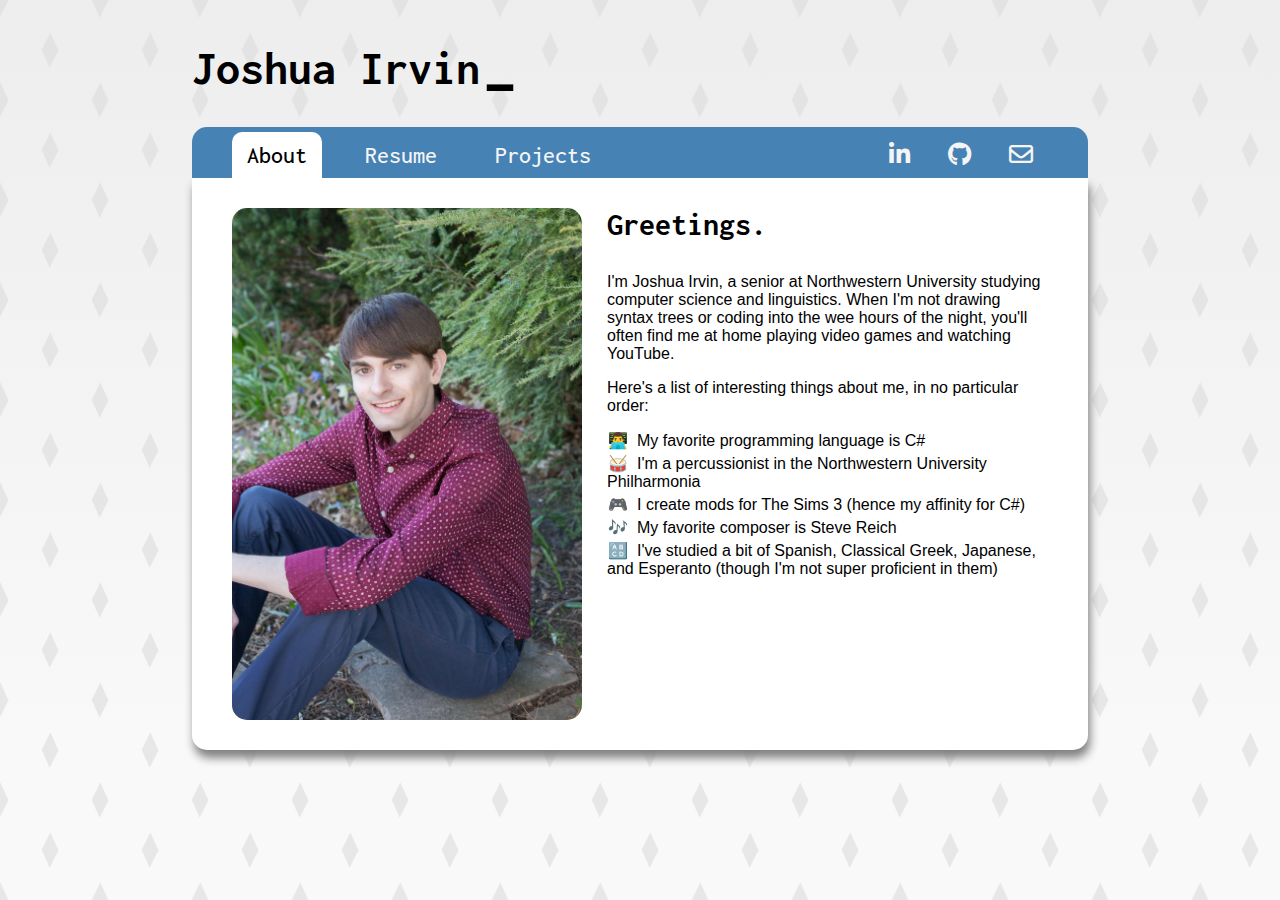
<file: index.html>
<!DOCTYPE html>
<html lang="en">
   <head>
      <meta name="robots" content="noindex,nofollow">
      <title>Joshua Irvin | About Me</title>
      <link rel="stylesheet" href="style.css">
      <link rel="preconnect" href="https://fonts.googleapis.com">
      <link rel="preconnect" href="https://fonts.gstatic.com" crossorigin>
      <link href="https://fonts.googleapis.com/css2?family=Inconsolata:wght@200;300;400;500;600;700;800;900&display=swap" rel="stylesheet"> 
      <link href="assets/fontawesome/css/fontawesome.min.css" rel="stylesheet">
      <link href="assets/fontawesome/css/brands.min.css" rel="stylesheet">
      <link href="assets/fontawesome/css/regular.min.css" rel="stylesheet">
   </head>
   <body>
      <div class="background-overlay" aria-hidden="true" />
      <header role="banner">
        <h1>Joshua Irvin<span id="carat" aria-hidden="true">_</span></h1>
        <nav role="navigation" class="top-nav">
          <ul class="pages" aria-label="pages">
            <li><a aria-current="page" href="index.html">About</a></li>
            <li><a href="resume.html">Resume</a></li>
            <li><a href="projects.html">Projects</a></li>
          </ul>

          <ul class="socials" aria-label="socials">
            <li>
              <a href="https://www.linkedin.com/in/joshua-irvin-b0b101189/" target="_blank" aria-label="LinkedIn" rel="nofollow">
                <span class="fa-brands fa-linkedin-in"></span>
              </a>
            </li>
            <li>
              <a href="https://www.github.com/Gamefreak130" target="_blank" aria-label="GitHub" rel="nofollow">
                <span class="fa-brands fa-github"></span>
              </a>
            </li>
            <li>
              <a href="mailto:joshuairvin2023@u.northwestern.edu" target="_blank" aria-label="Email" rel="nofollow">
                <span class="fa-regular fa-envelope"></span>
              </a>
            </li>
          </ul>
        </nav>
      </header>
      <main role="main">
        <div id="bio">
          <img src="assets/portrait.jpg" id="portrait" alt="Portrait of Joshua Irvin" />
          <article role="article" id="inline-article" aria-label="Bio">
            <h2>Greetings.</h2>
            <p>I'm Joshua Irvin, a senior at Northwestern University studying computer science and linguistics. 
               When I'm not drawing syntax trees or coding into the wee hours of the night, you'll often find me at home playing video games and watching YouTube.</p>
            <p>Here's a list of interesting things about me, in no particular order:</p>
            <ul class="list-emoji">
              <li><span class="emoji-li">👨‍💻</span>My favorite programming language is C#</li>
              <li><span class="emoji-li">🥁</span>I'm a percussionist in the Northwestern University Philharmonia</li>
              <li><span class="emoji-li">🎮</span>I create mods for The Sims 3 (hence my affinity for C#)</li>
              <li><span class="emoji-li">🎶</span>My favorite composer is Steve Reich</li>
              <li><span class="emoji-li">🔠</span>I've studied a bit of Spanish, Classical Greek, Japanese, and Esperanto (though I'm not super proficient in them)</li>
            </ul>
          </article>
        </div>
      </main>
   </body>
</html>
</file>
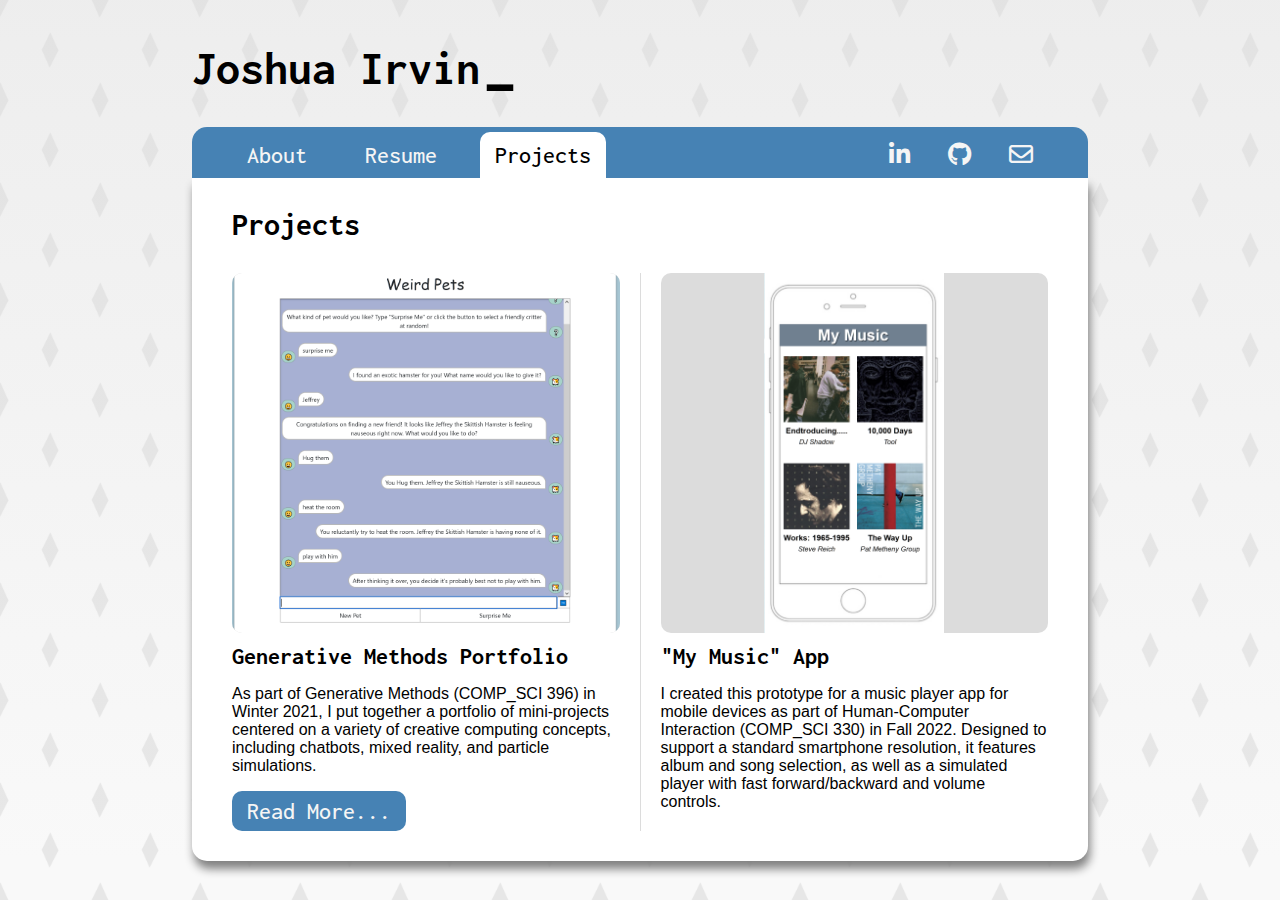
<file: projects.html>
<!DOCTYPE html>
<html lang="en">
   <head>
      <meta name="robots" content="noindex,nofollow">
      <title>Joshua Irvin | Past Projects</title>
      <link rel="stylesheet" href="style.css">
      <link rel="preconnect" href="https://fonts.googleapis.com">
      <link rel="preconnect" href="https://fonts.gstatic.com" crossorigin>
      <link href="https://fonts.googleapis.com/css2?family=Inconsolata:wght@200;300;400;500;600;700;800;900&display=swap" rel="stylesheet"> 
      <link href="assets/fontawesome/css/fontawesome.min.css" rel="stylesheet">
      <link href="assets/fontawesome/css/brands.min.css" rel="stylesheet">
      <link href="assets/fontawesome/css/regular.min.css" rel="stylesheet">
   </head>
   <body>
      <div class="background-overlay" aria-hidden="true" />
      <header role="banner">
        <h1>Joshua Irvin<span id="carat" aria-hidden="true">_</span></h1>
        <nav role="navigation" class="top-nav">
          <ul class="pages" aria-label="pages">
            <li><a href="index.html">About</a></li>
            <li><a href="resume.html">Resume</a></li>
            <li><a aria-current="page" href="projects.html">Projects</a></li>
          </ul>

          <ul class="socials" aria-label="socials">
            <li>
              <a href="https://www.linkedin.com/in/joshua-irvin-b0b101189/" target="_blank" aria-label="LinkedIn" rel="nofollow">
                <span class="fa-brands fa-linkedin-in"></span>
              </a>
            </li>
            <li>
              <a href="https://www.github.com/Gamefreak130" target="_blank" aria-label="GitHub" rel="nofollow">
                <span class="fa-brands fa-github"></span>
              </a>
            </li>
            <li>
              <a href="mailto:joshuairvin2023@u.northwestern.edu" target="_blank" aria-label="Email" rel="nofollow">
                <span class="fa-regular fa-envelope"></span>
              </a>
            </li>
          </ul>
        </nav>
      </header>
      <main role="main">
        <h2 id="content-heading">Projects</h2>
        <section role="group" aria-labelledby="content-heading">
          <article role="article">
            <div class="image-container">
              <img src="assets/GenMethProject.png" alt="A project from my Generative Methods portfolio" />
            </div>
            <h3>Generative Methods Portfolio</h3>
            <p>As part of Generative Methods (COMP_SCI 396) in Winter 2021, I put together a portfolio of mini-projects centered on a variety of creative computing concepts, 
               including chatbots, mixed reality, and particle simulations.</p>
            <a href="project-detail.html" id="detail-link">Read More...</a>
          </article>
          <article role="article">
            <div class="image-container">
              <img class="fit-image" src="assets/MusicProject.png" alt="The home page of &quot;My Music&quot; app's design" />
            </div>
            <h3>"My Music" App</h3>
            <p>I created this prototype for a music player app for mobile devices as part of Human-Computer Interaction (COMP_SCI 330) in Fall 2022. 
               Designed to support a standard smartphone resolution, it features album and song selection, as well as a simulated player with fast forward/backward and volume controls.</p>
          </article>
        </section>
      </main>
   </body>
</html>
</file>
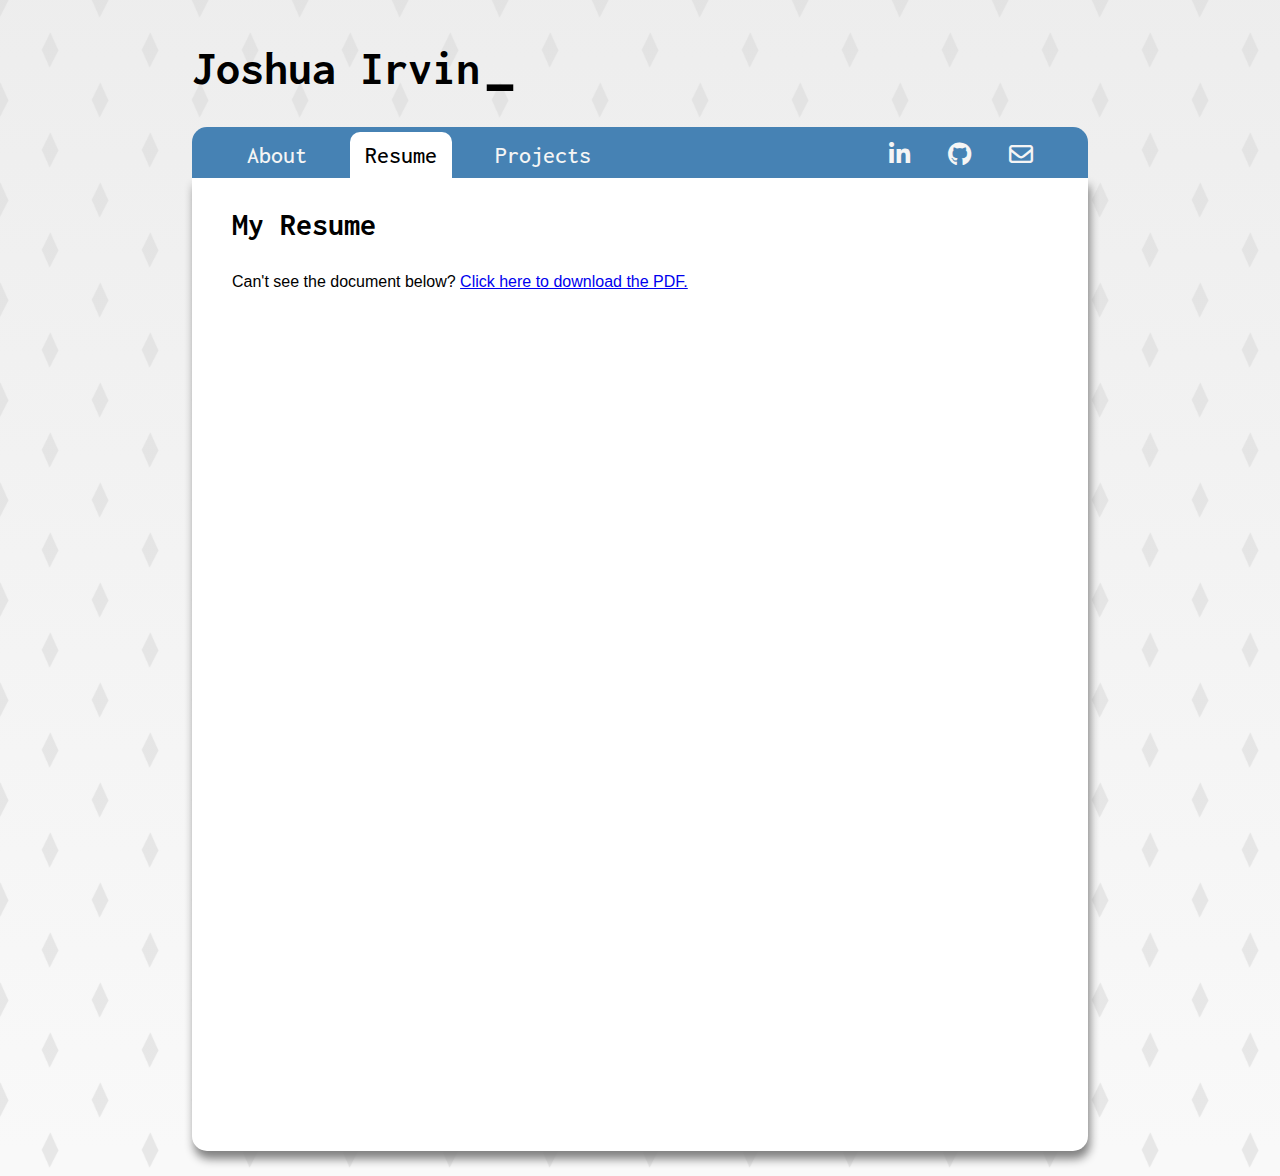
<file: resume.html>
<!DOCTYPE html>
<html lang="en">
   <head>
      <meta name="robots" content="noindex,nofollow">
      <title>Joshua Irvin | My Resume</title>
      <link rel="stylesheet" href="style.css">
      <link rel="preconnect" href="https://fonts.googleapis.com">
      <link rel="preconnect" href="https://fonts.gstatic.com" crossorigin>
      <link href="https://fonts.googleapis.com/css2?family=Inconsolata:wght@200;300;400;500;600;700;800;900&display=swap" rel="stylesheet"> 
      <link href="assets/fontawesome/css/fontawesome.min.css" rel="stylesheet">
      <link href="assets/fontawesome/css/brands.min.css" rel="stylesheet">
      <link href="assets/fontawesome/css/regular.min.css" rel="stylesheet">
   </head>
   <body>
      <div class="background-overlay" aria-hidden="true" />
      <header role="banner">
        <h1>Joshua Irvin<span id="carat" aria-hidden="true">_</span></h1>
        <nav role="navigation" class="top-nav">
          <ul class="pages" aria-label="pages">
            <li><a href="index.html">About</a></li>
            <li><a aria-current="page" href="resume.html">Resume</a></li>
            <li><a href="projects.html">Projects</a></li>
          </ul>

          <ul class="socials" aria-label="socials">
            <li>
              <a href="https://www.linkedin.com/in/joshua-irvin-b0b101189/" target="_blank" aria-label="LinkedIn" rel="nofollow">
                <span class="fa-brands fa-linkedin-in"></span>
              </a>
            </li>
            <li>
              <a href="https://www.github.com/Gamefreak130" target="_blank" aria-label="GitHub" rel="nofollow">
                <span class="fa-brands fa-github"></span>
              </a>
            </li>
            <li>
              <a href="mailto:joshuairvin2023@u.northwestern.edu" target="_blank" aria-label="Email" rel="nofollow">
                <span class="fa-regular fa-envelope"></span>
              </a>
            </li>
          </ul>
        </nav>
      </header>
      <main role="main">
        <article role="article" aria-labelledby="content-heading">
          <h2 id="content-heading">My Resume</h2>
          <p>Can't see the document below? <a href="assets/Joshua Irvin Resume.pdf" rel="nofollow">Click here to download the PDF.</a></p>
          <iframe id="resume" src="assets/Joshua Irvin Resume.pdf#view=fitH" title="Joshua Irvin Resume" />
        </article>
      </main>
   </body>
</html>
</file>
<file: style.css>
html {
    font-family: 'Inconsolata', 'Segoe UI', Tahoma, Geneva, 
        Verdana, sans-serif;
    font-weight: 500;
}

ul, body {
    margin: 0;
}

body {
    background-image: url("assets/plum.jpg");
    background-repeat: repeat;
    background-size: 100px;
    padding-bottom: 25px;
}

.background-overlay {
    background-image: linear-gradient(rgb(220,220,220,0.4), transparent);
}

#carat {
    font-size: 60px;
    font-weight: 900;
    margin-left: 5px;
    animation-name: carat-flash;
    animation-direction: normal;
    animation-duration: 1s;
    animation-iteration-count: infinite;
}

main, header {
    margin: 0 15%;
}

nav {
    border-radius: 15px 15px 0 0;
    background-color: steelblue;
    display: flex;
    justify-content: space-between;
    flex-wrap: wrap;
    align-items: flex-end;
}

nav > ul > li {
    display: inline-block;
    margin-top: 5px;
    font-size: 24px;
}

nav a, #detail-link {
    display: inline-block;
    text-decoration-line: inherit;
    transition: color 0.5s, background-color 0.5s;
    color: whitesmoke;
}

nav a {
    border-radius: 10px 10px 0 0;
    padding: 10px 15px;
}

nav a:hover, #detail-link:hover {
    color: black;
    background-color: gainsboro;
    transition: color 0.5s, background-color 0.5s;
}

nav a:active, #detail-link:active {
    color: black;
    background-color: white;
    transition: color 0s, background-color 0s;
}

nav [aria-current="page"] {
    background-color: white;
    color: black;
}

#detail-link {
    border-radius: 10px;
    padding: 7px 15px;
    font-family: 'Inconsolata', 'Segoe UI', Tahoma, Geneva, 
        Verdana, sans-serif;
    font-size: 24px;
    font-weight: 500;
    background-color: steelblue;
}

.socials {
    padding-right: 40px;
}

.pages > li {
    margin-right: 20px;
}

main {
    font-family: 'Segoe UI', Tahoma, Geneva, Verdana, sans-serif;
    font-weight: 400;
    padding: 30px 40px;
    background-color: white;
    border-radius: 0 0 15px 15px;
    box-shadow: 2px 8px 10px grey;
    display: flex;
    flex-direction: column;
}

article, section {
    width: 100%;
}

#portrait {
    display: inline-block;
    height: 512px;
    width: 350px;
    border-radius: 15px;
    object-fit: cover;
    object-position: right 25%;
    margin-right: 25px;
    vertical-align: top;
}

#inline-article {
    display: inline-block;
    vertical-align: top;
}

section {
    display: flex;
    column-gap: 20px;
    margin-top: 16px;
}

section > article:first-child {
    border-right: 1px solid gainsboro;
    padding-right: 20px;
}

section > article,
section > figure {
    flex-grow: 1;
}

section > figure {
    margin-bottom: 25px;
    width: 41%;
}

figure {
    margin: 0;
}

article > ul {
    padding-left: 16px;
}

article > ul > li {
    padding-bottom: 4px;
}

h1 {
    font-size: 48px;
    display: inline-block;
}

h2 {
    margin-top: 0;
    margin-bottom: 16px;
    font-family: 'Inconsolata', 'Segoe UI', Tahoma, Geneva, 
        Verdana, sans-serif;
    font-size: xx-large;
    display: inline-block;
}

h3 {
    margin: 0;
    font-family: 'Inconsolata', 'Segoe UI', Tahoma, Geneva, 
        Verdana, sans-serif;
    font-size: 24px;
}

.list-emoji {
    list-style: none;
    padding: 0;
}

.emoji-li {
    width: 22px;
    display: inline-block;
    text-align: center;
    padding-right: 8px;
}

#resume {
    width: 100%;
    height: 90vh;
    border: 0;
}

#bio {
    display: flex;
    flex-direction: row;
}

.image-container {
    background-color: gainsboro;
    width: 100%;
    height: 40vh;
    border-radius: 10px;
    display: inline-block;
    vertical-align: middle;
    margin-bottom: 10px;
}

.image-container > img {
    width: 100%;
    height: 100%;
    border-radius: 10px;
    object-fit: cover;
}

.fit-image {
    object-fit: contain !important;
}

#gallery {
    margin-top: 32px;
    flex-wrap: wrap;
    font-family: 'Inconsolata', 'Segoe UI', Tahoma, Geneva, 
        Verdana, sans-serif;
    font-size: 24px;
    font-weight: 700;
    text-align: center;
}



@media screen and (min-width: 710px) and (max-width: 1080px) {
    main, header {
        margin: 0 20px;
    }

    #inline-article {
        width: 49%;
    }

    #portrait {
        width: 45%;
        height: 100%;
        max-width: 350px;
        max-height: 512px;
    }
}

@media screen and (max-width: 710px) {
    main, header {
        margin: 0 20px;
    }

    section {
        flex-direction: column;
    }

    section > article,
    section > figure {
        border: 0;
        margin-bottom: 25px;
        width: 100%;
    }

    section > article:nth-child(1),
    section > figure:nth-child(1) {
        border-right: 0;
    }

    #bio {
        flex-direction: column;
    }

    #portrait {
        width: 100%;
        max-height: 50vw;
        margin-bottom: 30px;
    }
}

@keyframes carat-flash {
    0% {opacity: 0;}
    50% {opacity: 0;}
    51% {opacity: 1;}
}
</file>
<file: assets/fontawesome/css/brands.min.css>
/*!
 * Font Awesome Free 6.2.1 by @fontawesome - https://fontawesome.com
 * License - https://fontawesome.com/license/free (Icons: CC BY 4.0, Fonts: SIL OFL 1.1, Code: MIT License)
 * Copyright 2022 Fonticons, Inc.
 */
:host,:root{--fa-style-family-brands:"Font Awesome 6 Brands";--fa-font-brands:normal 400 1em/1 "Font Awesome 6 Brands"}@font-face{font-family:"Font Awesome 6 Brands";font-style:normal;font-weight:400;font-display:block;src:url(../webfonts/fa-brands-400.woff2) format("woff2"),url(../webfonts/fa-brands-400.ttf) format("truetype")}.fa-brands,.fab{font-weight:400}.fa-monero:before{content:"\f3d0"}.fa-hooli:before{content:"\f427"}.fa-yelp:before{content:"\f1e9"}.fa-cc-visa:before{content:"\f1f0"}.fa-lastfm:before{content:"\f202"}.fa-shopware:before{content:"\f5b5"}.fa-creative-commons-nc:before{content:"\f4e8"}.fa-aws:before{content:"\f375"}.fa-redhat:before{content:"\f7bc"}.fa-yoast:before{content:"\f2b1"}.fa-cloudflare:before{content:"\e07d"}.fa-ups:before{content:"\f7e0"}.fa-wpexplorer:before{content:"\f2de"}.fa-dyalog:before{content:"\f399"}.fa-bity:before{content:"\f37a"}.fa-stackpath:before{content:"\f842"}.fa-buysellads:before{content:"\f20d"}.fa-first-order:before{content:"\f2b0"}.fa-modx:before{content:"\f285"}.fa-guilded:before{content:"\e07e"}.fa-vnv:before{content:"\f40b"}.fa-js-square:before,.fa-square-js:before{content:"\f3b9"}.fa-microsoft:before{content:"\f3ca"}.fa-qq:before{content:"\f1d6"}.fa-orcid:before{content:"\f8d2"}.fa-java:before{content:"\f4e4"}.fa-invision:before{content:"\f7b0"}.fa-creative-commons-pd-alt:before{content:"\f4ed"}.fa-centercode:before{content:"\f380"}.fa-glide-g:before{content:"\f2a6"}.fa-drupal:before{content:"\f1a9"}.fa-hire-a-helper:before{content:"\f3b0"}.fa-creative-commons-by:before{content:"\f4e7"}.fa-unity:before{content:"\e049"}.fa-whmcs:before{content:"\f40d"}.fa-rocketchat:before{content:"\f3e8"}.fa-vk:before{content:"\f189"}.fa-untappd:before{content:"\f405"}.fa-mailchimp:before{content:"\f59e"}.fa-css3-alt:before{content:"\f38b"}.fa-reddit-square:before,.fa-square-reddit:before{content:"\f1a2"}.fa-vimeo-v:before{content:"\f27d"}.fa-contao:before{content:"\f26d"}.fa-square-font-awesome:before{content:"\e5ad"}.fa-deskpro:before{content:"\f38f"}.fa-sistrix:before{content:"\f3ee"}.fa-instagram-square:before,.fa-square-instagram:before{content:"\e055"}.fa-battle-net:before{content:"\f835"}.fa-the-red-yeti:before{content:"\f69d"}.fa-hacker-news-square:before,.fa-square-hacker-news:before{content:"\f3af"}.fa-edge:before{content:"\f282"}.fa-napster:before{content:"\f3d2"}.fa-snapchat-square:before,.fa-square-snapchat:before{content:"\f2ad"}.fa-google-plus-g:before{content:"\f0d5"}.fa-artstation:before{content:"\f77a"}.fa-markdown:before{content:"\f60f"}.fa-sourcetree:before{content:"\f7d3"}.fa-google-plus:before{content:"\f2b3"}.fa-diaspora:before{content:"\f791"}.fa-foursquare:before{content:"\f180"}.fa-stack-overflow:before{content:"\f16c"}.fa-github-alt:before{content:"\f113"}.fa-phoenix-squadron:before{content:"\f511"}.fa-pagelines:before{content:"\f18c"}.fa-algolia:before{content:"\f36c"}.fa-red-river:before{content:"\f3e3"}.fa-creative-commons-sa:before{content:"\f4ef"}.fa-safari:before{content:"\f267"}.fa-google:before{content:"\f1a0"}.fa-font-awesome-alt:before,.fa-square-font-awesome-stroke:before{content:"\f35c"}.fa-atlassian:before{content:"\f77b"}.fa-linkedin-in:before{content:"\f0e1"}.fa-digital-ocean:before{content:"\f391"}.fa-nimblr:before{content:"\f5a8"}.fa-chromecast:before{content:"\f838"}.fa-evernote:before{content:"\f839"}.fa-hacker-news:before{content:"\f1d4"}.fa-creative-commons-sampling:before{content:"\f4f0"}.fa-adversal:before{content:"\f36a"}.fa-creative-commons:before{content:"\f25e"}.fa-watchman-monitoring:before{content:"\e087"}.fa-fonticons:before{content:"\f280"}.fa-weixin:before{content:"\f1d7"}.fa-shirtsinbulk:before{content:"\f214"}.fa-codepen:before{content:"\f1cb"}.fa-git-alt:before{content:"\f841"}.fa-lyft:before{content:"\f3c3"}.fa-rev:before{content:"\f5b2"}.fa-windows:before{content:"\f17a"}.fa-wizards-of-the-coast:before{content:"\f730"}.fa-square-viadeo:before,.fa-viadeo-square:before{content:"\f2aa"}.fa-meetup:before{content:"\f2e0"}.fa-centos:before{content:"\f789"}.fa-adn:before{content:"\f170"}.fa-cloudsmith:before{content:"\f384"}.fa-pied-piper-alt:before{content:"\f1a8"}.fa-dribbble-square:before,.fa-square-dribbble:before{content:"\f397"}.fa-codiepie:before{content:"\f284"}.fa-node:before{content:"\f419"}.fa-mix:before{content:"\f3cb"}.fa-steam:before{content:"\f1b6"}.fa-cc-apple-pay:before{content:"\f416"}.fa-scribd:before{content:"\f28a"}.fa-openid:before{content:"\f19b"}.fa-instalod:before{content:"\e081"}.fa-expeditedssl:before{content:"\f23e"}.fa-sellcast:before{content:"\f2da"}.fa-square-twitter:before,.fa-twitter-square:before{content:"\f081"}.fa-r-project:before{content:"\f4f7"}.fa-delicious:before{content:"\f1a5"}.fa-freebsd:before{content:"\f3a4"}.fa-vuejs:before{content:"\f41f"}.fa-accusoft:before{content:"\f369"}.fa-ioxhost:before{content:"\f208"}.fa-fonticons-fi:before{content:"\f3a2"}.fa-app-store:before{content:"\f36f"}.fa-cc-mastercard:before{content:"\f1f1"}.fa-itunes-note:before{content:"\f3b5"}.fa-golang:before{content:"\e40f"}.fa-kickstarter:before{content:"\f3bb"}.fa-grav:before{content:"\f2d6"}.fa-weibo:before{content:"\f18a"}.fa-uncharted:before{content:"\e084"}.fa-firstdraft:before{content:"\f3a1"}.fa-square-youtube:before,.fa-youtube-square:before{content:"\f431"}.fa-wikipedia-w:before{content:"\f266"}.fa-rendact:before,.fa-wpressr:before{content:"\f3e4"}.fa-angellist:before{content:"\f209"}.fa-galactic-republic:before{content:"\f50c"}.fa-nfc-directional:before{content:"\e530"}.fa-skype:before{content:"\f17e"}.fa-joget:before{content:"\f3b7"}.fa-fedora:before{content:"\f798"}.fa-stripe-s:before{content:"\f42a"}.fa-meta:before{content:"\e49b"}.fa-laravel:before{content:"\f3bd"}.fa-hotjar:before{content:"\f3b1"}.fa-bluetooth-b:before{content:"\f294"}.fa-sticker-mule:before{content:"\f3f7"}.fa-creative-commons-zero:before{content:"\f4f3"}.fa-hips:before{content:"\f452"}.fa-behance:before{content:"\f1b4"}.fa-reddit:before{content:"\f1a1"}.fa-discord:before{content:"\f392"}.fa-chrome:before{content:"\f268"}.fa-app-store-ios:before{content:"\f370"}.fa-cc-discover:before{content:"\f1f2"}.fa-wpbeginner:before{content:"\f297"}.fa-confluence:before{content:"\f78d"}.fa-mdb:before{content:"\f8ca"}.fa-dochub:before{content:"\f394"}.fa-accessible-icon:before{content:"\f368"}.fa-ebay:before{content:"\f4f4"}.fa-amazon:before{content:"\f270"}.fa-unsplash:before{content:"\e07c"}.fa-yarn:before{content:"\f7e3"}.fa-square-steam:before,.fa-steam-square:before{content:"\f1b7"}.fa-500px:before{content:"\f26e"}.fa-square-vimeo:before,.fa-vimeo-square:before{content:"\f194"}.fa-asymmetrik:before{content:"\f372"}.fa-font-awesome-flag:before,.fa-font-awesome-logo-full:before,.fa-font-awesome:before{content:"\f2b4"}.fa-gratipay:before{content:"\f184"}.fa-apple:before{content:"\f179"}.fa-hive:before{content:"\e07f"}.fa-gitkraken:before{content:"\f3a6"}.fa-keybase:before{content:"\f4f5"}.fa-apple-pay:before{content:"\f415"}.fa-padlet:before{content:"\e4a0"}.fa-amazon-pay:before{content:"\f42c"}.fa-github-square:before,.fa-square-github:before{content:"\f092"}.fa-stumbleupon:before{content:"\f1a4"}.fa-fedex:before{content:"\f797"}.fa-phoenix-framework:before{content:"\f3dc"}.fa-shopify:before{content:"\e057"}.fa-neos:before{content:"\f612"}.fa-hackerrank:before{content:"\f5f7"}.fa-researchgate:before{content:"\f4f8"}.fa-swift:before{content:"\f8e1"}.fa-angular:before{content:"\f420"}.fa-speakap:before{content:"\f3f3"}.fa-angrycreative:before{content:"\f36e"}.fa-y-combinator:before{content:"\f23b"}.fa-empire:before{content:"\f1d1"}.fa-envira:before{content:"\f299"}.fa-gitlab-square:before,.fa-square-gitlab:before{content:"\e5ae"}.fa-studiovinari:before{content:"\f3f8"}.fa-pied-piper:before{content:"\f2ae"}.fa-wordpress:before{content:"\f19a"}.fa-product-hunt:before{content:"\f288"}.fa-firefox:before{content:"\f269"}.fa-linode:before{content:"\f2b8"}.fa-goodreads:before{content:"\f3a8"}.fa-odnoklassniki-square:before,.fa-square-odnoklassniki:before{content:"\f264"}.fa-jsfiddle:before{content:"\f1cc"}.fa-sith:before{content:"\f512"}.fa-themeisle:before{content:"\f2b2"}.fa-page4:before{content:"\f3d7"}.fa-hashnode:before{content:"\e499"}.fa-react:before{content:"\f41b"}.fa-cc-paypal:before{content:"\f1f4"}.fa-squarespace:before{content:"\f5be"}.fa-cc-stripe:before{content:"\f1f5"}.fa-creative-commons-share:before{content:"\f4f2"}.fa-bitcoin:before{content:"\f379"}.fa-keycdn:before{content:"\f3ba"}.fa-opera:before{content:"\f26a"}.fa-itch-io:before{content:"\f83a"}.fa-umbraco:before{content:"\f8e8"}.fa-galactic-senate:before{content:"\f50d"}.fa-ubuntu:before{content:"\f7df"}.fa-draft2digital:before{content:"\f396"}.fa-stripe:before{content:"\f429"}.fa-houzz:before{content:"\f27c"}.fa-gg:before{content:"\f260"}.fa-dhl:before{content:"\f790"}.fa-pinterest-square:before,.fa-square-pinterest:before{content:"\f0d3"}.fa-xing:before{content:"\f168"}.fa-blackberry:before{content:"\f37b"}.fa-creative-commons-pd:before{content:"\f4ec"}.fa-playstation:before{content:"\f3df"}.fa-quinscape:before{content:"\f459"}.fa-less:before{content:"\f41d"}.fa-blogger-b:before{content:"\f37d"}.fa-opencart:before{content:"\f23d"}.fa-vine:before{content:"\f1ca"}.fa-paypal:before{content:"\f1ed"}.fa-gitlab:before{content:"\f296"}.fa-typo3:before{content:"\f42b"}.fa-reddit-alien:before{content:"\f281"}.fa-yahoo:before{content:"\f19e"}.fa-dailymotion:before{content:"\e052"}.fa-affiliatetheme:before{content:"\f36b"}.fa-pied-piper-pp:before{content:"\f1a7"}.fa-bootstrap:before{content:"\f836"}.fa-odnoklassniki:before{content:"\f263"}.fa-nfc-symbol:before{content:"\e531"}.fa-ethereum:before{content:"\f42e"}.fa-speaker-deck:before{content:"\f83c"}.fa-creative-commons-nc-eu:before{content:"\f4e9"}.fa-patreon:before{content:"\f3d9"}.fa-avianex:before{content:"\f374"}.fa-ello:before{content:"\f5f1"}.fa-gofore:before{content:"\f3a7"}.fa-bimobject:before{content:"\f378"}.fa-facebook-f:before{content:"\f39e"}.fa-google-plus-square:before,.fa-square-google-plus:before{content:"\f0d4"}.fa-mandalorian:before{content:"\f50f"}.fa-first-order-alt:before{content:"\f50a"}.fa-osi:before{content:"\f41a"}.fa-google-wallet:before{content:"\f1ee"}.fa-d-and-d-beyond:before{content:"\f6ca"}.fa-periscope:before{content:"\f3da"}.fa-fulcrum:before{content:"\f50b"}.fa-cloudscale:before{content:"\f383"}.fa-forumbee:before{content:"\f211"}.fa-mizuni:before{content:"\f3cc"}.fa-schlix:before{content:"\f3ea"}.fa-square-xing:before,.fa-xing-square:before{content:"\f169"}.fa-bandcamp:before{content:"\f2d5"}.fa-wpforms:before{content:"\f298"}.fa-cloudversify:before{content:"\f385"}.fa-usps:before{content:"\f7e1"}.fa-megaport:before{content:"\f5a3"}.fa-magento:before{content:"\f3c4"}.fa-spotify:before{content:"\f1bc"}.fa-optin-monster:before{content:"\f23c"}.fa-fly:before{content:"\f417"}.fa-aviato:before{content:"\f421"}.fa-itunes:before{content:"\f3b4"}.fa-cuttlefish:before{content:"\f38c"}.fa-blogger:before{content:"\f37c"}.fa-flickr:before{content:"\f16e"}.fa-viber:before{content:"\f409"}.fa-soundcloud:before{content:"\f1be"}.fa-digg:before{content:"\f1a6"}.fa-tencent-weibo:before{content:"\f1d5"}.fa-symfony:before{content:"\f83d"}.fa-maxcdn:before{content:"\f136"}.fa-etsy:before{content:"\f2d7"}.fa-facebook-messenger:before{content:"\f39f"}.fa-audible:before{content:"\f373"}.fa-think-peaks:before{content:"\f731"}.fa-bilibili:before{content:"\e3d9"}.fa-erlang:before{content:"\f39d"}.fa-cotton-bureau:before{content:"\f89e"}.fa-dashcube:before{content:"\f210"}.fa-42-group:before,.fa-innosoft:before{content:"\e080"}.fa-stack-exchange:before{content:"\f18d"}.fa-elementor:before{content:"\f430"}.fa-pied-piper-square:before,.fa-square-pied-piper:before{content:"\e01e"}.fa-creative-commons-nd:before{content:"\f4eb"}.fa-palfed:before{content:"\f3d8"}.fa-superpowers:before{content:"\f2dd"}.fa-resolving:before{content:"\f3e7"}.fa-xbox:before{content:"\f412"}.fa-searchengin:before{content:"\f3eb"}.fa-tiktok:before{content:"\e07b"}.fa-facebook-square:before,.fa-square-facebook:before{content:"\f082"}.fa-renren:before{content:"\f18b"}.fa-linux:before{content:"\f17c"}.fa-glide:before{content:"\f2a5"}.fa-linkedin:before{content:"\f08c"}.fa-hubspot:before{content:"\f3b2"}.fa-deploydog:before{content:"\f38e"}.fa-twitch:before{content:"\f1e8"}.fa-ravelry:before{content:"\f2d9"}.fa-mixer:before{content:"\e056"}.fa-lastfm-square:before,.fa-square-lastfm:before{content:"\f203"}.fa-vimeo:before{content:"\f40a"}.fa-mendeley:before{content:"\f7b3"}.fa-uniregistry:before{content:"\f404"}.fa-figma:before{content:"\f799"}.fa-creative-commons-remix:before{content:"\f4ee"}.fa-cc-amazon-pay:before{content:"\f42d"}.fa-dropbox:before{content:"\f16b"}.fa-instagram:before{content:"\f16d"}.fa-cmplid:before{content:"\e360"}.fa-facebook:before{content:"\f09a"}.fa-gripfire:before{content:"\f3ac"}.fa-jedi-order:before{content:"\f50e"}.fa-uikit:before{content:"\f403"}.fa-fort-awesome-alt:before{content:"\f3a3"}.fa-phabricator:before{content:"\f3db"}.fa-ussunnah:before{content:"\f407"}.fa-earlybirds:before{content:"\f39a"}.fa-trade-federation:before{content:"\f513"}.fa-autoprefixer:before{content:"\f41c"}.fa-whatsapp:before{content:"\f232"}.fa-slideshare:before{content:"\f1e7"}.fa-google-play:before{content:"\f3ab"}.fa-viadeo:before{content:"\f2a9"}.fa-line:before{content:"\f3c0"}.fa-google-drive:before{content:"\f3aa"}.fa-servicestack:before{content:"\f3ec"}.fa-simplybuilt:before{content:"\f215"}.fa-bitbucket:before{content:"\f171"}.fa-imdb:before{content:"\f2d8"}.fa-deezer:before{content:"\e077"}.fa-raspberry-pi:before{content:"\f7bb"}.fa-jira:before{content:"\f7b1"}.fa-docker:before{content:"\f395"}.fa-screenpal:before{content:"\e570"}.fa-bluetooth:before{content:"\f293"}.fa-gitter:before{content:"\f426"}.fa-d-and-d:before{content:"\f38d"}.fa-microblog:before{content:"\e01a"}.fa-cc-diners-club:before{content:"\f24c"}.fa-gg-circle:before{content:"\f261"}.fa-pied-piper-hat:before{content:"\f4e5"}.fa-kickstarter-k:before{content:"\f3bc"}.fa-yandex:before{content:"\f413"}.fa-readme:before{content:"\f4d5"}.fa-html5:before{content:"\f13b"}.fa-sellsy:before{content:"\f213"}.fa-sass:before{content:"\f41e"}.fa-wirsindhandwerk:before,.fa-wsh:before{content:"\e2d0"}.fa-buromobelexperte:before{content:"\f37f"}.fa-salesforce:before{content:"\f83b"}.fa-octopus-deploy:before{content:"\e082"}.fa-medapps:before{content:"\f3c6"}.fa-ns8:before{content:"\f3d5"}.fa-pinterest-p:before{content:"\f231"}.fa-apper:before{content:"\f371"}.fa-fort-awesome:before{content:"\f286"}.fa-waze:before{content:"\f83f"}.fa-cc-jcb:before{content:"\f24b"}.fa-snapchat-ghost:before,.fa-snapchat:before{content:"\f2ab"}.fa-fantasy-flight-games:before{content:"\f6dc"}.fa-rust:before{content:"\e07a"}.fa-wix:before{content:"\f5cf"}.fa-behance-square:before,.fa-square-behance:before{content:"\f1b5"}.fa-supple:before{content:"\f3f9"}.fa-rebel:before{content:"\f1d0"}.fa-css3:before{content:"\f13c"}.fa-staylinked:before{content:"\f3f5"}.fa-kaggle:before{content:"\f5fa"}.fa-space-awesome:before{content:"\e5ac"}.fa-deviantart:before{content:"\f1bd"}.fa-cpanel:before{content:"\f388"}.fa-goodreads-g:before{content:"\f3a9"}.fa-git-square:before,.fa-square-git:before{content:"\f1d2"}.fa-square-tumblr:before,.fa-tumblr-square:before{content:"\f174"}.fa-trello:before{content:"\f181"}.fa-creative-commons-nc-jp:before{content:"\f4ea"}.fa-get-pocket:before{content:"\f265"}.fa-perbyte:before{content:"\e083"}.fa-grunt:before{content:"\f3ad"}.fa-weebly:before{content:"\f5cc"}.fa-connectdevelop:before{content:"\f20e"}.fa-leanpub:before{content:"\f212"}.fa-black-tie:before{content:"\f27e"}.fa-themeco:before{content:"\f5c6"}.fa-python:before{content:"\f3e2"}.fa-android:before{content:"\f17b"}.fa-bots:before{content:"\e340"}.fa-free-code-camp:before{content:"\f2c5"}.fa-hornbill:before{content:"\f592"}.fa-js:before{content:"\f3b8"}.fa-ideal:before{content:"\e013"}.fa-git:before{content:"\f1d3"}.fa-dev:before{content:"\f6cc"}.fa-sketch:before{content:"\f7c6"}.fa-yandex-international:before{content:"\f414"}.fa-cc-amex:before{content:"\f1f3"}.fa-uber:before{content:"\f402"}.fa-github:before{content:"\f09b"}.fa-php:before{content:"\f457"}.fa-alipay:before{content:"\f642"}.fa-youtube:before{content:"\f167"}.fa-skyatlas:before{content:"\f216"}.fa-firefox-browser:before{content:"\e007"}.fa-replyd:before{content:"\f3e6"}.fa-suse:before{content:"\f7d6"}.fa-jenkins:before{content:"\f3b6"}.fa-twitter:before{content:"\f099"}.fa-rockrms:before{content:"\f3e9"}.fa-pinterest:before{content:"\f0d2"}.fa-buffer:before{content:"\f837"}.fa-npm:before{content:"\f3d4"}.fa-yammer:before{content:"\f840"}.fa-btc:before{content:"\f15a"}.fa-dribbble:before{content:"\f17d"}.fa-stumbleupon-circle:before{content:"\f1a3"}.fa-internet-explorer:before{content:"\f26b"}.fa-telegram-plane:before,.fa-telegram:before{content:"\f2c6"}.fa-old-republic:before{content:"\f510"}.fa-square-whatsapp:before,.fa-whatsapp-square:before{content:"\f40c"}.fa-node-js:before{content:"\f3d3"}.fa-edge-legacy:before{content:"\e078"}.fa-slack-hash:before,.fa-slack:before{content:"\f198"}.fa-medrt:before{content:"\f3c8"}.fa-usb:before{content:"\f287"}.fa-tumblr:before{content:"\f173"}.fa-vaadin:before{content:"\f408"}.fa-quora:before{content:"\f2c4"}.fa-reacteurope:before{content:"\f75d"}.fa-medium-m:before,.fa-medium:before{content:"\f23a"}.fa-amilia:before{content:"\f36d"}.fa-mixcloud:before{content:"\f289"}.fa-flipboard:before{content:"\f44d"}.fa-viacoin:before{content:"\f237"}.fa-critical-role:before{content:"\f6c9"}.fa-sitrox:before{content:"\e44a"}.fa-discourse:before{content:"\f393"}.fa-joomla:before{content:"\f1aa"}.fa-mastodon:before{content:"\f4f6"}.fa-airbnb:before{content:"\f834"}.fa-wolf-pack-battalion:before{content:"\f514"}.fa-buy-n-large:before{content:"\f8a6"}.fa-gulp:before{content:"\f3ae"}.fa-creative-commons-sampling-plus:before{content:"\f4f1"}.fa-strava:before{content:"\f428"}.fa-ember:before{content:"\f423"}.fa-canadian-maple-leaf:before{content:"\f785"}.fa-teamspeak:before{content:"\f4f9"}.fa-pushed:before{content:"\f3e1"}.fa-wordpress-simple:before{content:"\f411"}.fa-nutritionix:before{content:"\f3d6"}.fa-wodu:before{content:"\e088"}.fa-google-pay:before{content:"\e079"}.fa-intercom:before{content:"\f7af"}.fa-zhihu:before{content:"\f63f"}.fa-korvue:before{content:"\f42f"}.fa-pix:before{content:"\e43a"}.fa-steam-symbol:before{content:"\f3f6"}
</file>
<file: assets/fontawesome/css/regular.min.css>
/*!
 * Font Awesome Free 6.2.1 by @fontawesome - https://fontawesome.com
 * License - https://fontawesome.com/license/free (Icons: CC BY 4.0, Fonts: SIL OFL 1.1, Code: MIT License)
 * Copyright 2022 Fonticons, Inc.
 */
:host,:root{--fa-style-family-classic:"Font Awesome 6 Free";--fa-font-regular:normal 400 1em/1 "Font Awesome 6 Free"}@font-face{font-family:"Font Awesome 6 Free";font-style:normal;font-weight:400;font-display:block;src:url(../webfonts/fa-regular-400.woff2) format("woff2"),url(../webfonts/fa-regular-400.ttf) format("truetype")}.fa-regular,.far{font-weight:400}
</file>
